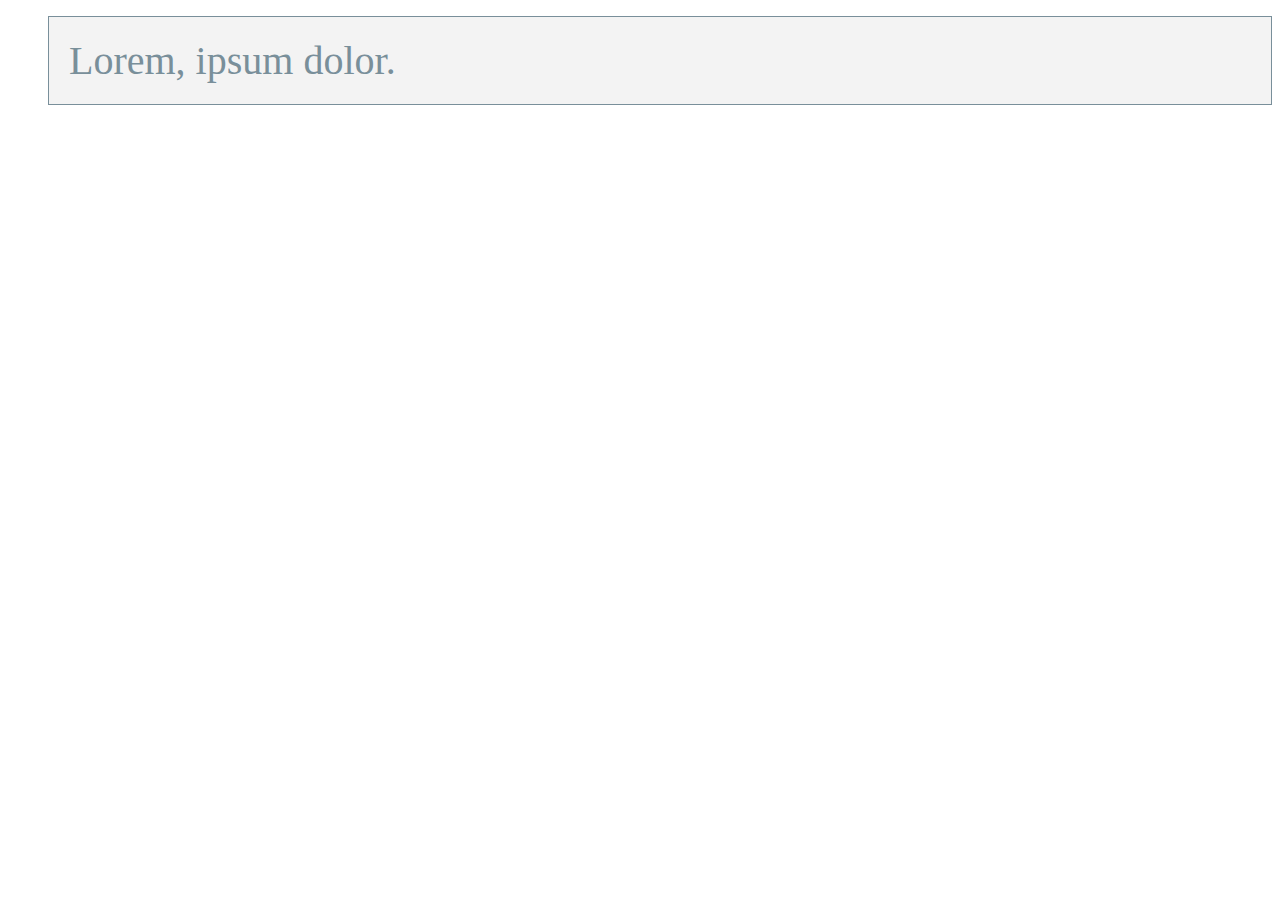
<file: acordeon menu/index.html>
<!DOCTYPE html>
<html lang="en">
<head>
    <meta charset="UTF-8">
    <meta name="viewport" content="width=device-width, initial-scale=1.0">
    <meta http-equiv="X-UA-Compatible" content="ie=edge">
    <link rel="stylesheet" href="./estilos.css">
    <title>Acordeon menu</title>
</head>
<body>

    <ul class="accordion-menu">
        <li>
            <input type="checkbox" id="Check">
            <label for="Check">Lorem, ipsum dolor.</label>
            <section>
                <p>Lorem ipsum dolor sit amet consectetur adipisicing elit. Earum, omnis?</p>
            </section>
        </li>
    </ul>
    
</body>
</html>
</file>
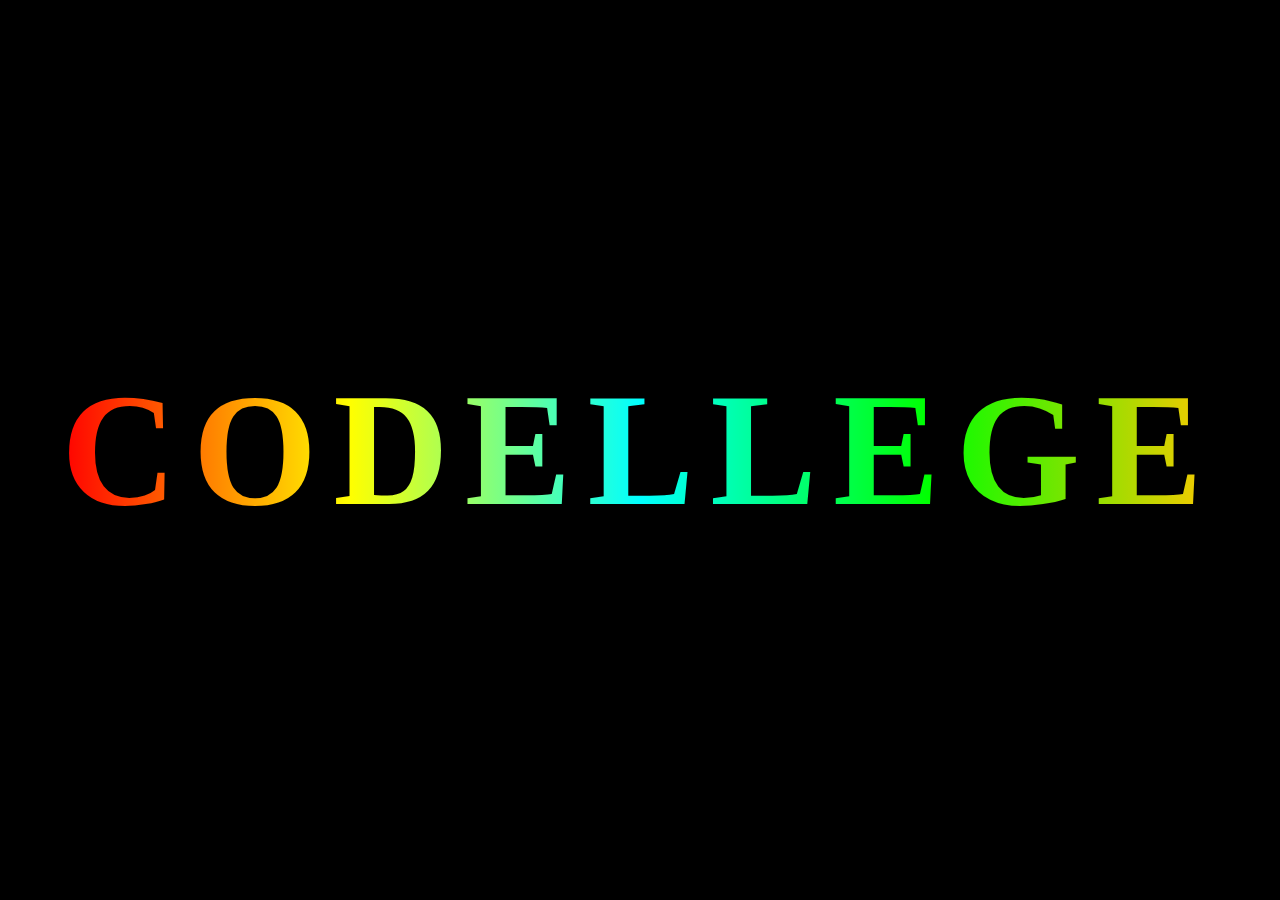
<file: color type text effects/index.html>
<!DOCTYPE html>
<html lang="en">
<head>
    <meta charset="UTF-8">
    <meta name="viewport" content="width=device-width, initial-scale=1.0">
    <meta http-equiv="X-UA-Compatible" content="ie=edge">
    <link rel="stylesheet" href="./estilos.css">
    <title>Color Type Text Effects</title>
</head>
<body>
    <h1 data-text="Codellege">Codellege</h1>
    
</body>
</html>
</file>
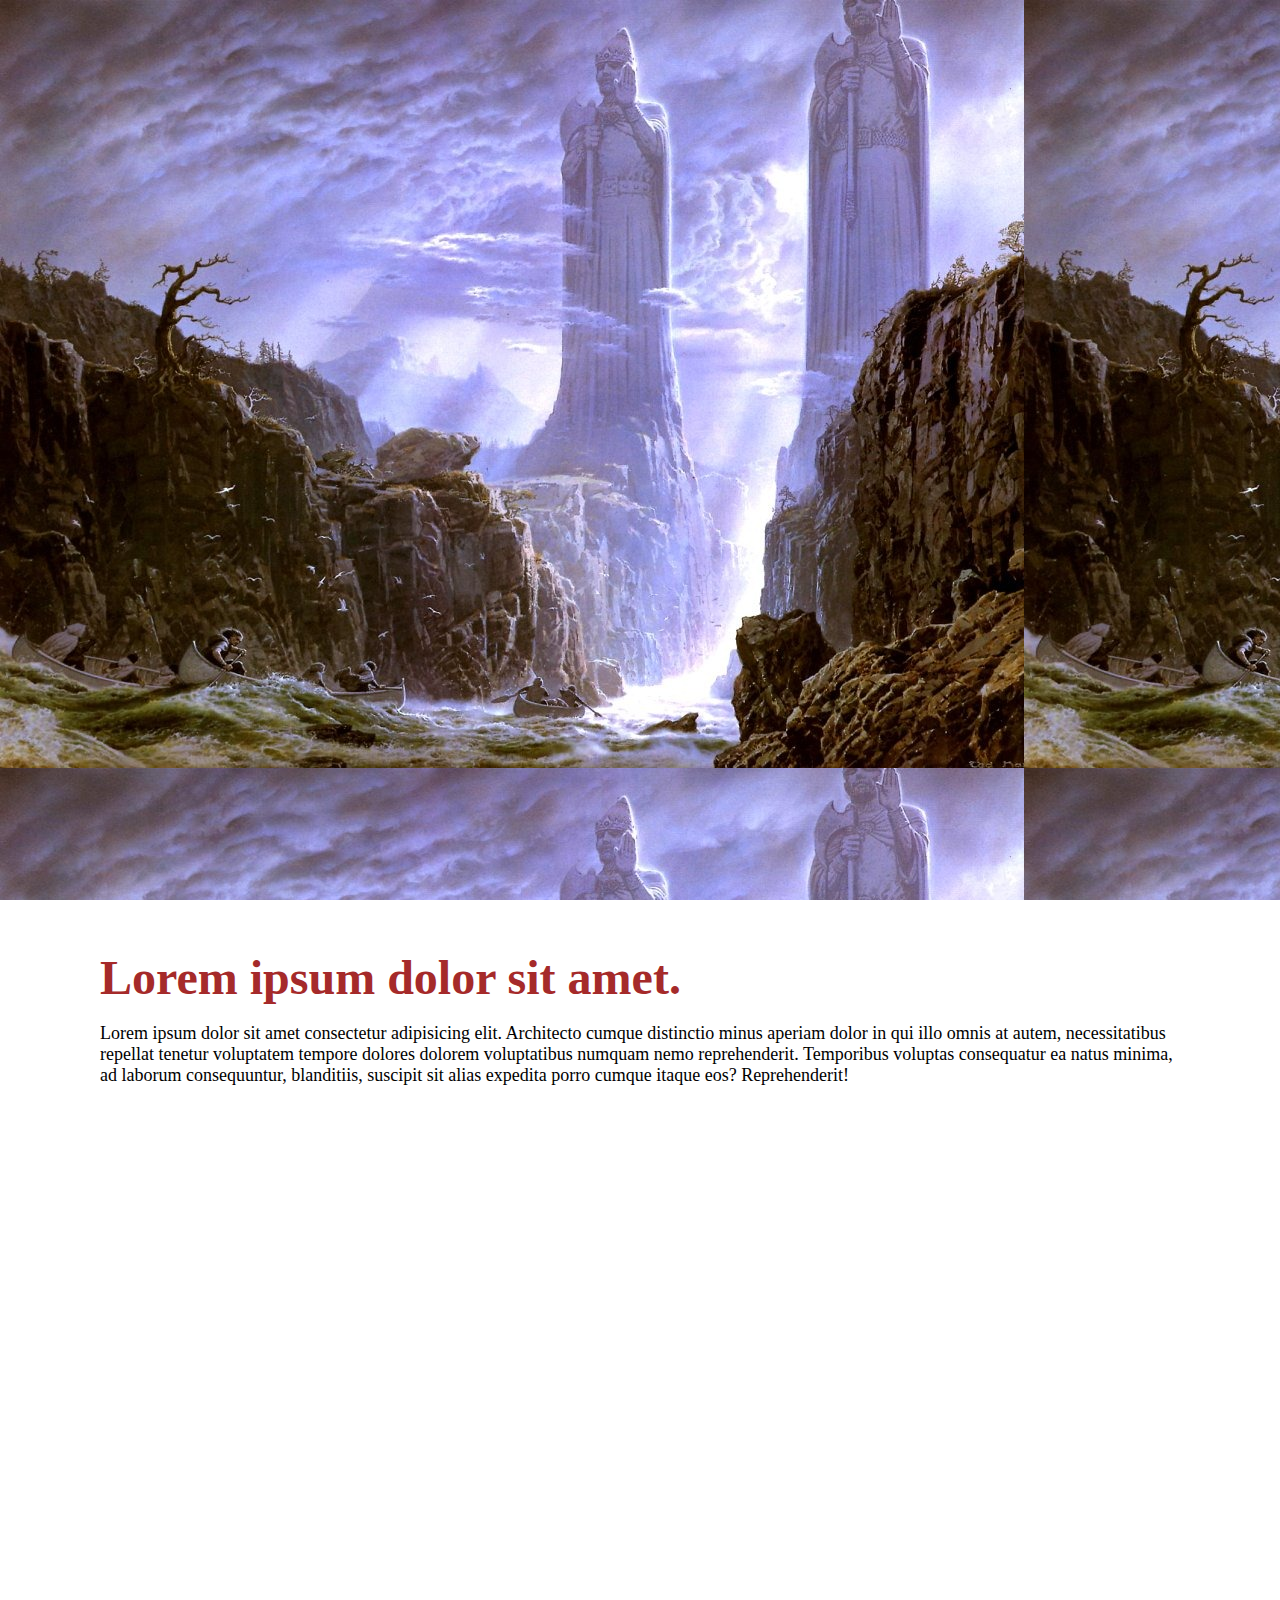
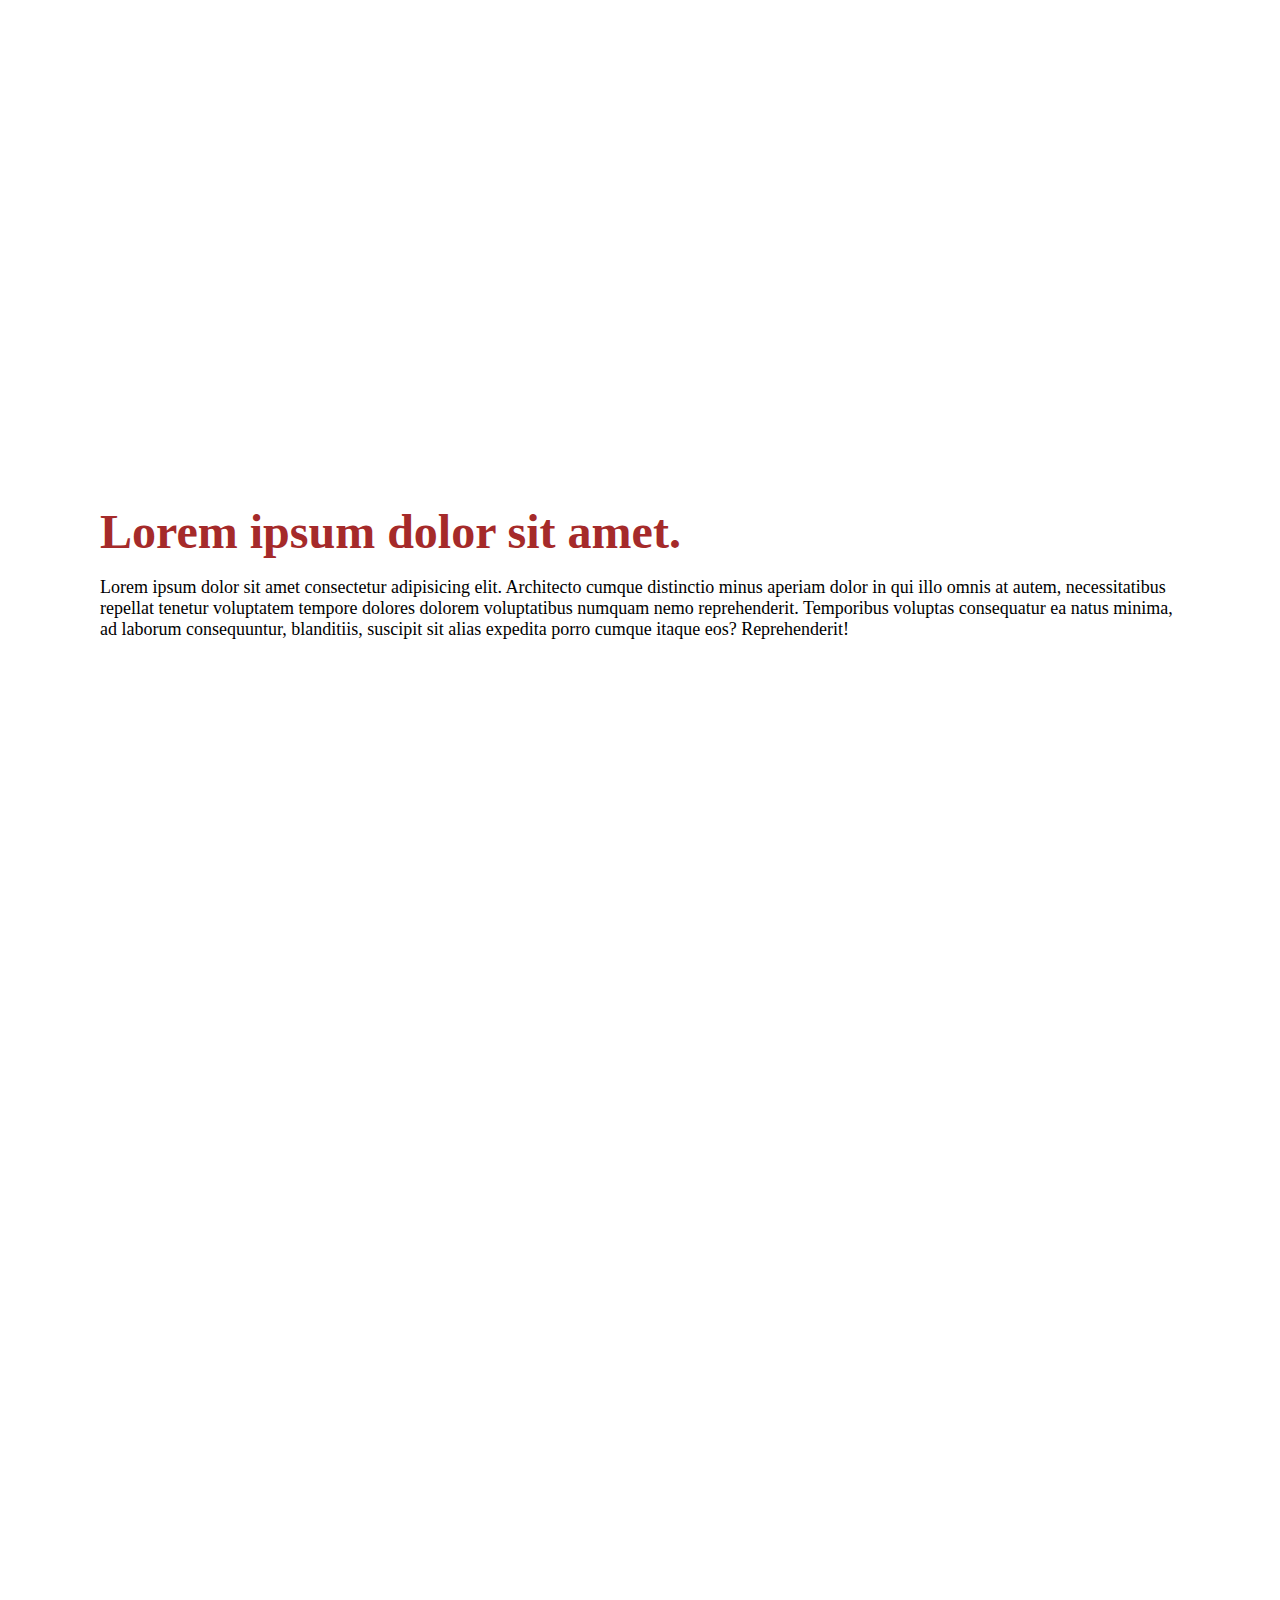
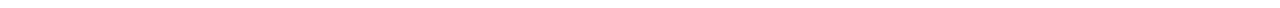
<file: efecto parallax/index.html>
<!DOCTYPE html>
<html lang="en">
<head>
    <meta charset="UTF-8">
    <meta name="viewport" content="width=device-width, initial-scale=1.0">
    <meta http-equiv="X-UA-Compatible" content="ie=edge">
    <link rel="stylesheet" href="estilos.css">
    <title>Efecto Parallax</title>
</head>
<body>




    <section class="sec1"></section>
    <section class="secText">
        <h1>Lorem ipsum dolor sit amet.</h1>
        <p>Lorem ipsum dolor sit amet consectetur adipisicing elit. Architecto cumque distinctio minus aperiam dolor in qui illo omnis at autem, necessitatibus repellat tenetur voluptatem tempore dolores dolorem voluptatibus numquam nemo reprehenderit. Temporibus voluptas consequatur ea natus minima, ad laborum consequuntur, blanditiis, suscipit sit alias expedita porro cumque itaque eos? Reprehenderit!</p>
    </section>
    <section class="sec2"></section>
    <section class="secText">
        <h1>Lorem ipsum dolor sit amet.</h1>
        <p>Lorem ipsum dolor sit amet consectetur adipisicing elit. Architecto cumque distinctio minus aperiam dolor in qui illo omnis at autem, necessitatibus repellat tenetur voluptatem tempore dolores dolorem voluptatibus numquam nemo reprehenderit. Temporibus voluptas consequatur ea natus minima, ad laborum consequuntur, blanditiis, suscipit sit alias expedita porro cumque itaque eos? Reprehenderit!</p>
    </section>
    <section class="sec3"></section>



</body>
</html>
</file>
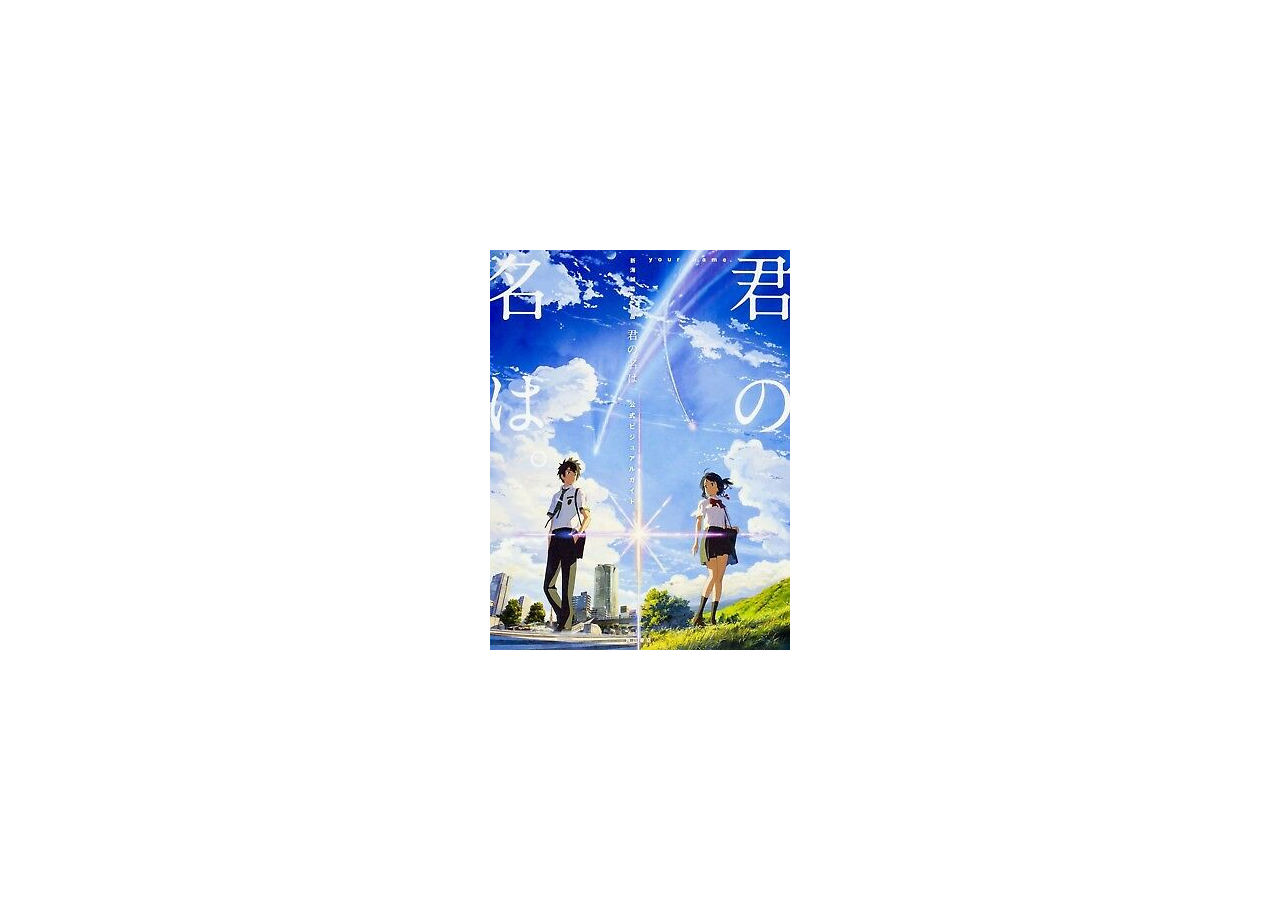
<file: flipping card hover/index.html>
<!DOCTYPE html>
<html lang="en">
<head>
    <meta charset="UTF-8">
    <meta name="viewport" content="width=device-width, initial-scale=1.0">
    <meta http-equiv="X-UA-Compatible" content="ie=edge">
    <link rel="stylesheet" href="./estilos.css">
    <link href="https://stackpath.bootstrapcdn.com/font-awesome/4.7.0/css/font-awesome.min.css" rel="stylesheet" integrity="sha384-wvfXpqpZZVQGK6TAh5PVlGOfQNHSoD2xbE+QkPxCAFlNEevoEH3Sl0sibVcOQVnN" crossorigin="anonymous">    <title>Flipping Card Hover</title>
</head>
<body>
    <div class="card">
        <div class="front"><img src="./imagenes/imagen.jpg" alt=""></div>
        <div class="back">
            <div class="details">
                <h2>LUIS GARCIA <br><span>Junior Designer</span></h2>
                <div class="socialIcons">
                    <a href=""><i class="fa fa-facebook" aria-hidden="true"></i></a>
                    <a href=""><i class="fa fa-twitter" aria-hidden="true"></i></a>
                    <a href=""><i class="fa fa-google-plus" aria-hidden="true"></i></a>
                    <a href=""><i class="fa fa-linkedin" aria-hidden="true"></i></a>
                    <a href=""><i class="fa fa-instagram" aria-hidden="true"></i></a>
                    <a href=""><i class="fa fa-twitch" aria-hidden="true"></i></a>
                </div>
            </div>
        </div>
    </div>
    

    
</body>
</html>
</file>
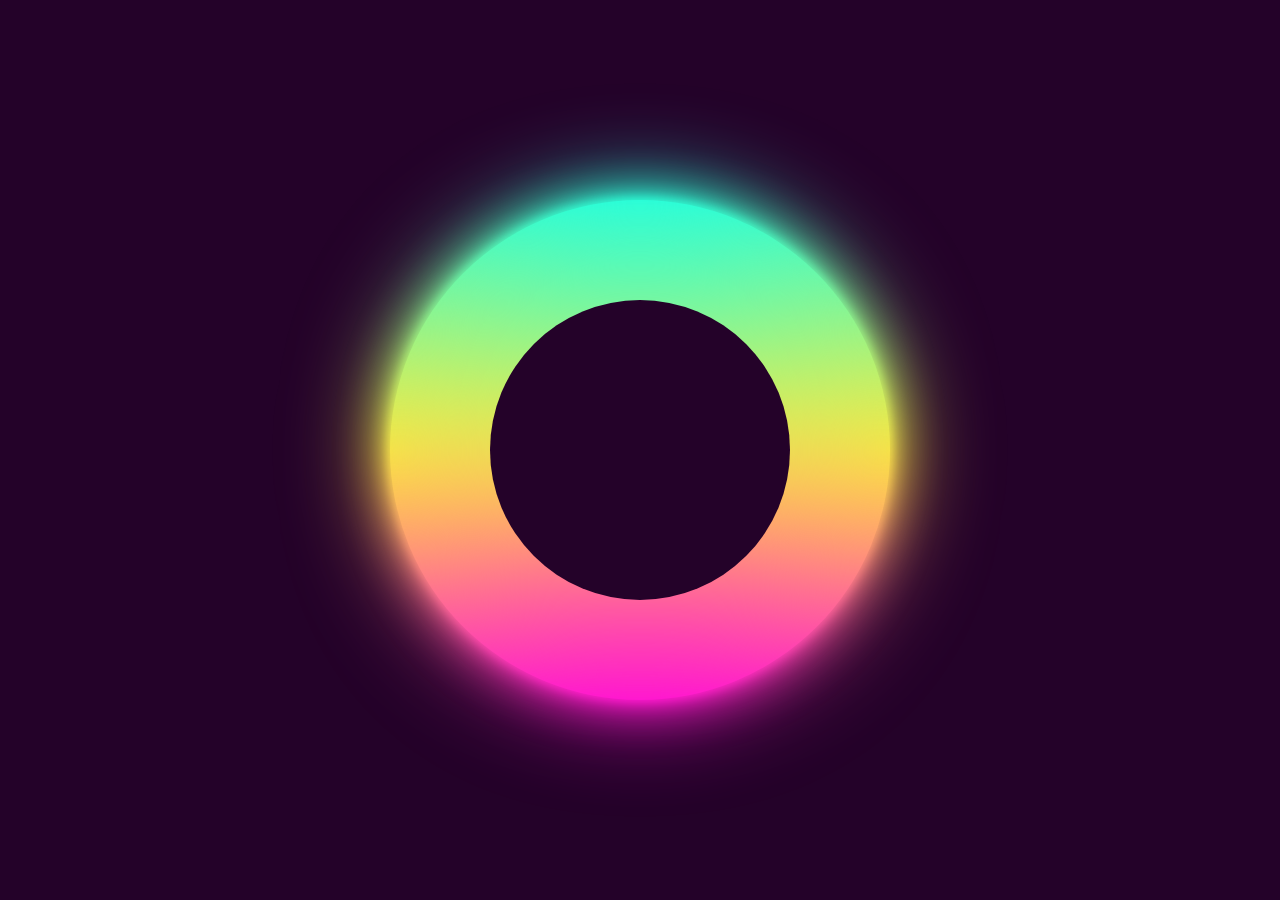
<file: RingShining/index.html>
<!DOCTYPE html>
<html lang="en">
<head>
    <meta charset="UTF-8">
    <meta name="viewport" content="width=device-width, initial-scale=1.0">
    <meta http-equiv="X-UA-Compatible" content="ie=edge">
    <link rel="stylesheet" href="./estilos.css">
    <title>Ring Shinning</title>
</head>
<body>
    <div class="loader">
        <span></span>
        <span></span>
        <span></span>
        <span></span>
    </div>
    
</body>
</html>
</file>
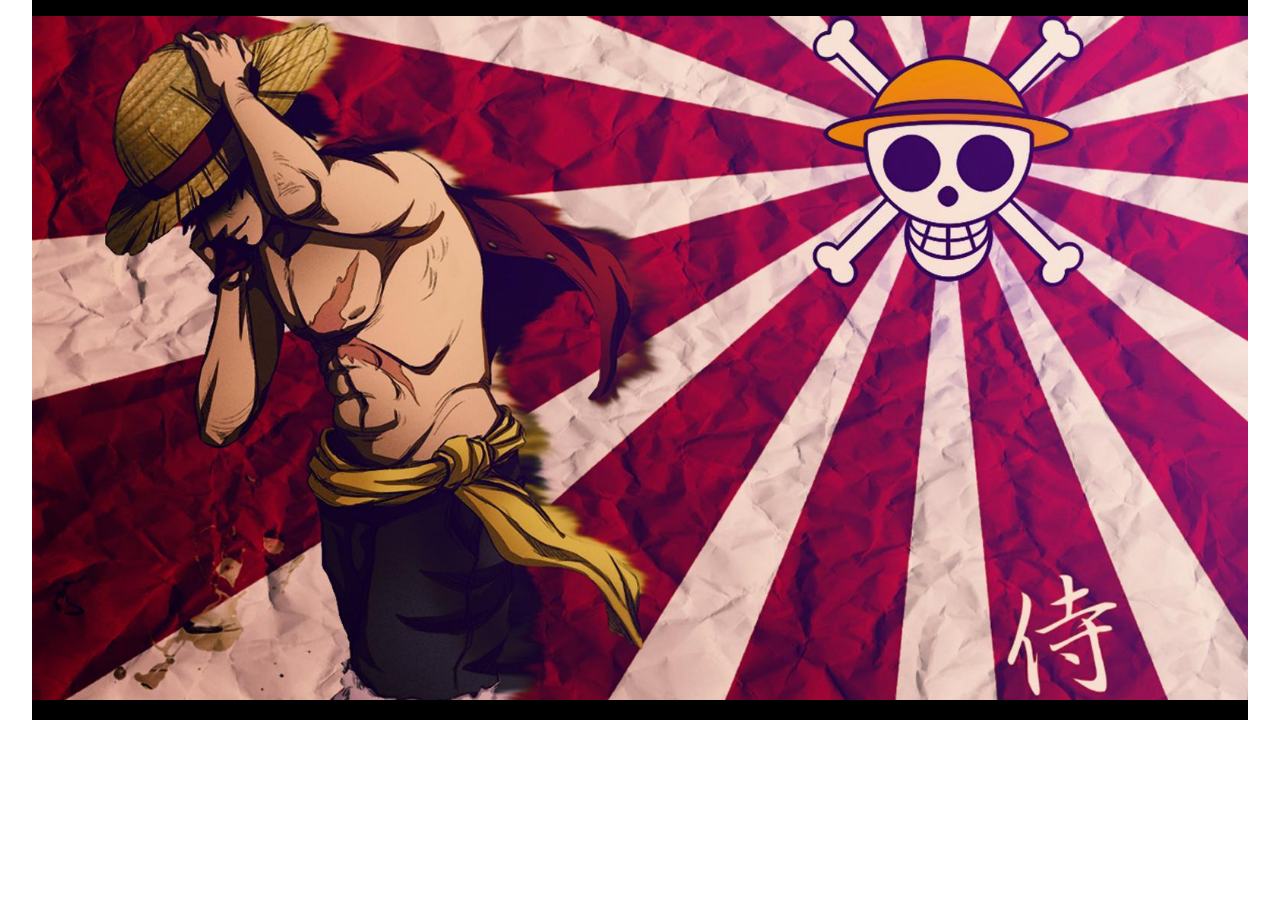
<file: slider/index.html>
<!DOCTYPE html>
<html lang="en">
<head>
    <meta charset="UTF-8">
    <meta name="viewport" content="width=device-width, initial-scale=1.0">
    <meta http-equiv="X-UA-Compatible" content="ie=edge">
    <link rel="stylesheet" href="./estilos.css">
    <title>Split automatico</title>
</head>
<body>

    <div class="slider">
        <ul>
            <li><img src="./imagenes/imagen1.jpg" alt=""></li>
            <li><img src="./imagenes/imagen2.jpg" alt=""></li>
            <li><img src="./imagenes/imagen3.jpg" alt=""></li>
            <li><img src="./imagenes/imagen4.jpg" alt=""></li>
            <li><img src="./imagenes/imagen5.jpg" alt=""></li>
        </ul>
    </div>








    
</body>
</html>
</file>
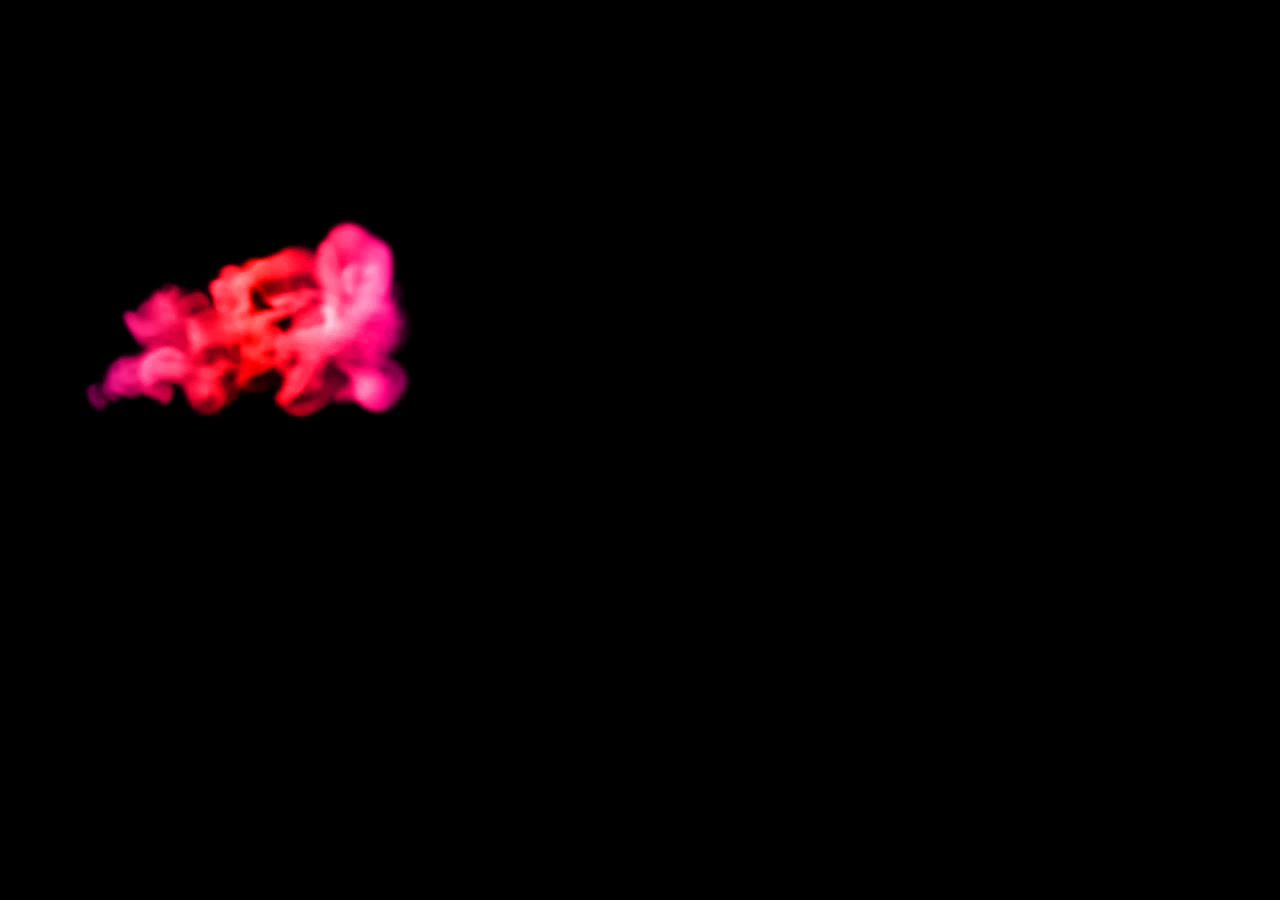
<file: smoke letters/index.html>
<!DOCTYPE html>
<html lang="en">
<head>
    <meta charset="UTF-8">
    <meta name="viewport" content="width=device-width, initial-scale=1.0">
    <meta http-equiv="X-UA-Compatible" content="ie=edge">
    <link rel="stylesheet" href="./estilos.css">
    <title>Practica Somoke Letters</title>
</head>
<body>

    <section>
        <video src="./imagenes/somke.mp4" autoplay muted></video>
        <h1>
            <span>C</span>
            <span>O</span>
            <span>D</span>
            <span>E</span>
            <span>L</span>
            <span>L</span>
            <span>E</span>
            <span>G</span>
            <span>E</span>
        </h1>
    </section>
    
</body>
</html>
</file>
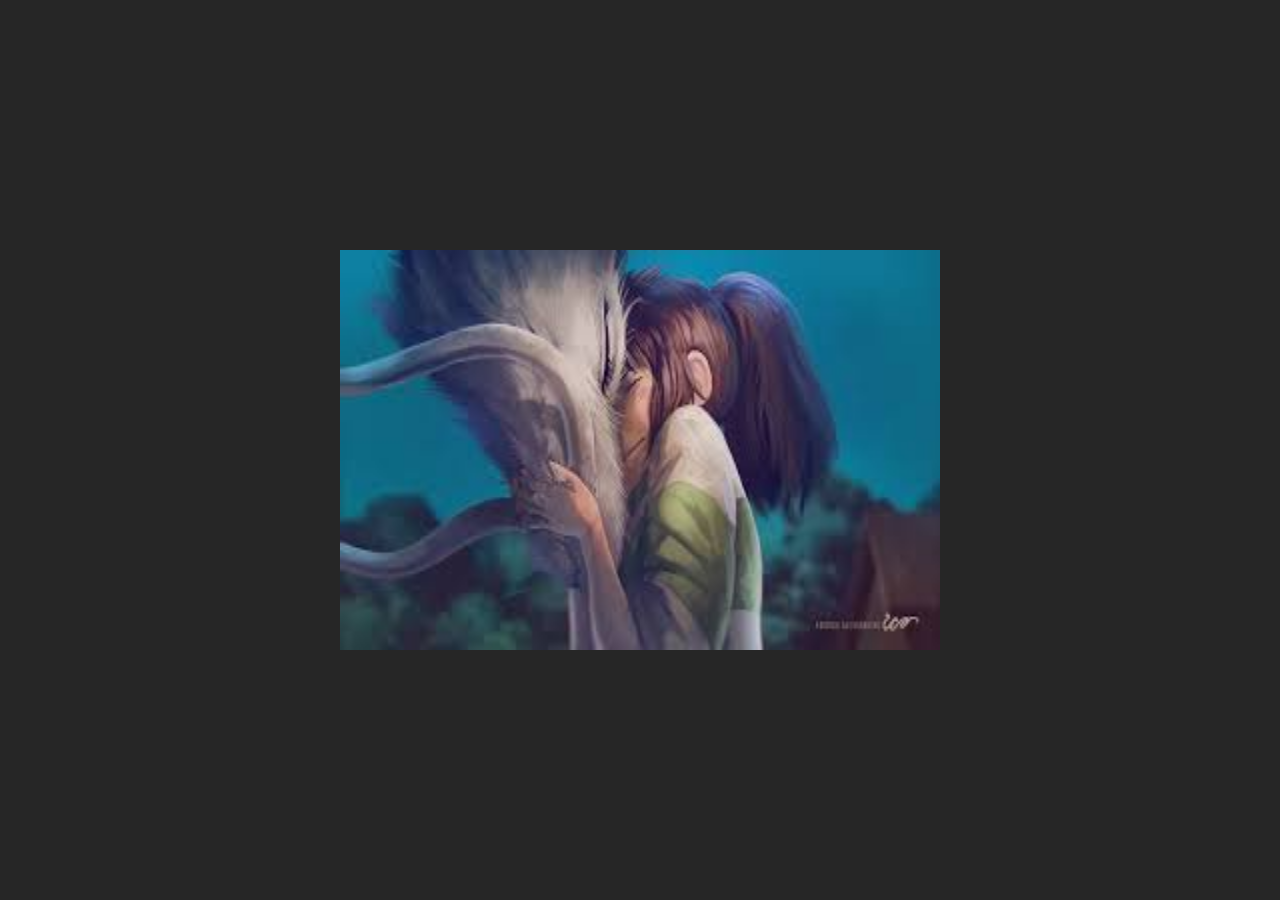
<file: split image/index.html>
<!DOCTYPE html>
<html lang="en">
<head>
    <meta charset="UTF-8">
    <meta name="viewport" content="width=device-width, initial-scale=1.0">
    <meta http-equiv="X-UA-Compatible" content="ie=edge">
    <link rel="stylesheet" href="./estilos.css">
    <title>Split image</title>
</head>
<body>

    <div class="box">
        <div class="about">
            <h2>Split Image</h2>
            <p>Lorem ipsum dolor sit amet consectetur adipisicing elit. Libero repellendus perferendis debitis quos assumenda, accusamus ea? Veniam, animi? Enim explicabo aliquid delectus sint, error ut a sequi praesentium molestiae molestias natus nisi dignissimos officiis, neque ratione, vero mollitia cupiditate perferendis harum. Culpa ducimus voluptate asperiores numquam quasi dolor quo itaque.</p>
        </div>
        <div class="figure">
            
        </div>
    </div>
    
</body>
</html>
</file>
<file: acordeon menu/estilos.css>
.accordion-menu li{
    margin-bottom:20px;
    list-style: none;
}

.accordion-menu input[type=checkbox]{
    position: absolute;
    opacity: 1;
}

.accordion-menu label{
    position: relative;
    display: block;
    font-size: 40px;
    background: #f3f3f3;
    color: #798f9a;
    border: 1px solid #798f9a;
    padding: 20px;
}

.accordion-menu section{
    opacity: 0;
    height: 0px;
    border: 1px solid #798f9a;
    color: #798f9a;
    transition: 0.2s;
}

.accordion-menu input[type=checkbox]:checked+label+section{
    opacity: 1;
    height: auto;
    padding: 10px 20px;
}
</file>
<file: color type text effects/estilos.css>
body{
    padding: 0;
    margin: 0;
    background: #000;
    display: flex;
    justify-content: center;
    align-items: center;
    height: 100vh;
}

h1{
    position: relative;
    text-transform: uppercase;
    color: transparent;
    text-align: center;
    font-family: cursive;
    letter-spacing: 0.1em;
    padding: 0;
    margin: 0;
    font-size: 10em;
    overflow: hidden;
    }

h1::before{
    content: attr(data-text);
    position: absolute;
    top: 0;
    left: 0;
    width: 100%;
    height: 100%;
    border-right: 1px solid #fff;
    background: linear-gradient(to right, #f00,#ff0,#0ff,#0f0,#ffc800);
    background-clip: text;
    -webkit-background-clip: text;
    color: transparent;
    animation: type 6s steps(9) infinite;
}

@keyframes type{
    0%{
        width: 0;
    }

    70%{
        width: 100%;
    }

    90%{
        width: 100%;
    }

    100%{
        width: 0%;
    }
}
</file>
<file: efecto parallax/estilos.css>
body{
    margin: 0;
    padding: 0;
}

section{
    width: 100%;
    height: 100vh;
    box-sizing: border-box;
}

.sec1{
    background: url('./imagenes/imagen1.jpg');
    background-attachment: fixed;
}

.sec2{
    background: url('./imagenes/imagen2.jpg');
    background-attachment: fixed;
}

.sec3{
    background: url('./imagenes/imagen3.jpg');
    background-attachment: fixed;
}

.secText{
    padding: 50px 100px;
    height: auto;
}

.secText h1{
    margin: 0;
    padding: 0;
    font-size: 48px;
    color: brown;
}

.secText p{
    font-size: 18px;
}
</file>
<file: flipping card hover/estilos.css>
body{
    padding: 0;
    margin: 0;
}

.card{
    position: absolute;
    top:50%;
    left: 50%;
    transform: translate(-50%,-50%);
    width: 300px;
    height: 400px;
    transform-style: preserve-3d;
    perspective: 600px;
    transition: 0.5s;
}

.card .front{
    position: absolute;
    top: 0;
    left: 0;
    width: 100%;
    height: 100%;
    transform: rotateX(0deg);
}

.card .front img{
    width: 100%;
}

.card:hover .front{
    transform: rotateX(-180deg);
}

.card .back{
    position: absolute;
    top: 0;
    left: 0;
    width: 100%;
    height: 100%;
    transform: rotateX(180deg);
    transition: .5s;
    backface-visibility: hidden;
}

.card:hover .back{
    transform: rotateX(0deg);
}

.card .back .details{
    position: absolute;
    top: 50%;
    transform: translateY(-50%);
    width: 100%;
    text-align: center;
    padding: 20px;
    box-sizing: border-box;
}

.card .back .details h2{
    margin: 0;
    padding: 0;
    font-size: 24px;
}

.card .back .details h2 span{
    color: #a7a7a7;
    font-size: 16px;
}

.socialIcons{
    padding: 10px 0px;    
}

.socialIcons a{
    display: inline-block;
    width: 36px;
    height: 36px;
    background: #262626;
    color: white;
    text-align: center;
    border-radius: 50%;
    text-decoration: none;
}

.socialIcons a .fa{
    line-height: 36px;
}

.card .back::before{
    content: '';
    position: absolute;
    top: 0;
    /*left: -50%;*/
    width: 100%;
    height: 100%;
    background: rgba(212, 0, 255, 0.699);
}

.card .front{
    transition: .5s;
    backface-visibility: hidden;
}
</file>
<file: RingShining/estilos.css>
body{
    margin: 0;
    padding: 0;
    display: flex;
    justify-content: center;
    align-items: center;
    height: 100vh;
    background: #240229;
}

.loader{
    width: 500px;
    height: 500px;
    background: white;
    border-radius: 50%;
    position: relative;
    background: linear-gradient(#14ffe9,#ffeb3b,#ff00e0);
    animation: animated .5s linear infinite;
}

.loader span{
    position: absolute;
    width: 500px;
    height: 500px;
    border-radius: 50%; 
    background: linear-gradient(#14ffe9,#ffeb3b,#ff00e0);
}

.loader::after{
    content: '';
    position: absolute;
    top:100px;
    bottom: 100px;
    left: 100px;
    right: 100px;
    background: #240229;
    border-radius: 50%;
}

.loader span:nth-child(1){
    filter: blur(5px);
}

.loader span:nth-child(2){
    filter: blur(10px);
}

.loader span:nth-child(3){
    filter: blur(25px);
}

.loader span:nth-child(4){
    filter: blur(50px);
}

@keyframes animated{
0%{
    transform: rotate(0deg);
}

0%{
    transform: rotate(360deg);
}

}
</file>
<file: slider/estilos.css>
body{
    padding: 0;
    margin:0;
    width: 100%;
    height: 100vh;
}

.slider{
    width: 95%;
    background: #000;
    margin: auto;
    overflow: hidden;
}

.slider ul{
    display: flex;
    padding: 0;
    width: 500%;
    animation: cambio 20s ease-in-out infinite alternate;
}

.slider li{
    width: 100%;
    list-style: none;
}

.slider img{
    width: 100%;
}

@keyframes cambio{
    0%{margin-left: 0;}
    20%{margin-left: 0;}
    21%{margin-left: -100%;}
    40%{margin-left: -100%;}
    41%{margin-left: -200%;}
    60%{margin-left: -200%;}
    61%{margin-left: -300%;}
    80%{margin-left: -300%;}
    81%{margin-left: -400%;}
    100%{margin-left: -400%;}
}
</file>
<file: smoke letters/estilos.css>
body{
    margin: 0;
    padding: 0;
}

section{
    height: 100vh;
    background: black;
}

section::before{
    content: '';
    position: absolute;
    top: 0;
    left: 0;
    width: 100%;
    height: 100%;
    background: linear-gradient(to right,rgb(208, 31, 231),#f00,#f0f,#0ff,#ff0,#0ff);
    mix-blend-mode: color;
}

video{
    object-fit: cover;
}

h1{
    margin:0;
    padding: 0;
    position: absolute;
    top: 50%;
    width: 100%;
    transform: translateY(-50%);
    text-align: center;
    color: white;
    font-family: sans-serif;
    font-size: 5em;
    letter-spacing: .2em;
}

h1 span{
    display: inline-block;
    /*filter: blur(1px);*/
    opacity: 0;
    animation: animate 1s forwards;
}

@keyframes animate{
    0%{
        opacity: 0;
        transform: rotateY(90deg);
        filter: blur(10px);
    }

    100%{
        opacity: 1;
        transform: rotateY(0);
        filter: blur(0);
    }
}

h1 span:nth-child(1){
    animation-delay: 0s;
}

h1 span:nth-child(2){
    animation-delay: 0.5s;
}

h1 span:nth-child(3){
    animation-delay: 1s;
}

h1 span:nth-child(4){
    animation-delay: 1.5s;
}

h1 span:nth-child(5){
    animation-delay: 2s;
}

h1 span:nth-child(6){
    animation-delay: 2.5s;
}

h1 span:nth-child(7){
    animation-delay: 3s;
}

h1 span:nth-child(8){
    animation-delay: 3.5s;
}

h1 span:nth-child(9){
    animation-delay: 4s;
}
</file>
<file: split image/estilos.css>
body{
    padding: 0;
    margin: 0;
    background: #262626;
}

.box{
    position: absolute;
    top: 50%;
    left: 50%;
    transform: translate(-50%, -50%);
    width: 600px;
    height: 400px;
    background: #000;
}

.about{
    padding: 40px;
    color: #FFF;
    text-align: center;
    position: absolute;
    top: 50%;
    transform: translateY(-50%);
}

.about h2{
    margin: 0;
    padding: 0;
    font-size: 30px;
    text-transform: uppercase;
}

.figure{
    width: 100%;
    height: 100%;
    position: relative;
    /*background: #FFF;*/
}

.figure::before{
    content: '';
    position: absolute;
    top: 0;
    left: 0;
    width: 50%;
    height: 100%;
    background: url('./imagenes/imagen.jpg');
    background-size: 600px 400px;
    background-repeat: no-repeat;
    transition: .5s;
    transform-origin: bottom;
}

.box:hover .figure::before{
    transform: rotateX(90deg) translateY(50%);
}

.figure::after{
    content: '';
    position: absolute;
    top: 0;
    right: 0;
    width: 50%;
    height: 100%;
    background: url('./imagenes/imagen.jpg');
    background-size: 600px 400px;
    background-repeat: no-repeat;
    background-position: -300px 0;
    transition: .5s;
    transform-origin: top;
}

.box:hover .figure::after{
    transform: rotateX(90deg) translateY(-50%);
}
</file>
